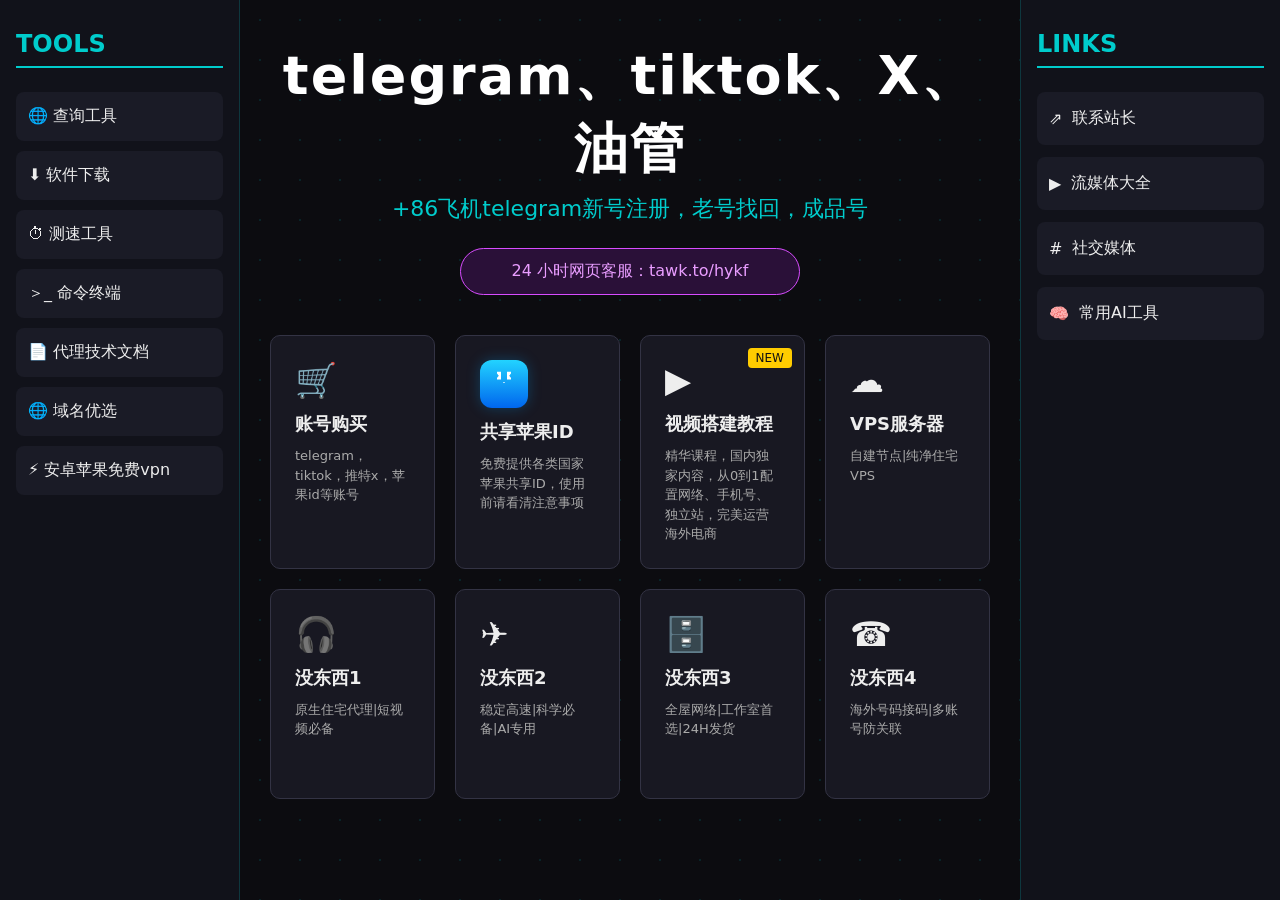
<file: index.html>
<!DOCTYPE html>
<html lang="zh-CN">
<head>
  <meta charset="UTF-8">
  <meta name="viewport" content="width=device-width, initial-scale=1.0">
<title>黑彧控制台</title>
<style>
    *{margin:0;padding:0;box-sizing:border-box;font-family:system-ui, -apple-system, "Microsoft YaHei", sans-serif;color:#eee;text-decoration:none;list-style:none;}
    body{background:#0c0c10;min-height:100vh;display:flex;flex-direction:row;background-image: radial-gradient(#00cccc20 1px,transparent 1px);background-size:40px 40px;}
    /* 左侧工具栏 */
    .sidebar-left{width:240px;background:#11121a;border-right:1px solid #00cccc33;padding:30px 16px;}
    .sidebar-left h2{color:#00cccc;font-size:24px;margin-bottom:24px;border-bottom:2px solid #00cccc;padding-bottom:8px;}
    .menu{display:flex;align-items:center;gap:10px;padding:14px 12px;background:#1a1b26;border-radius:8px;margin-bottom:10px;transition:0.2s;cursor:pointer;}
    .menu:hover{background:#27293d;box-shadow:0 0 8px #00cccc30;}
.menu.active{background:#1a1b26;border:none;}
    /* 中间主内容 */
    .main{flex:1;padding:40px 30px;}
    .header{text-align:center;position:relative;margin-bottom:40px;}
    .header h1{font-size:54px;color:#fff;letter-spacing:2px;}
    .header .sub{font-size:22px;color:#00cccc;margin:8px 0 24px;}
    .player{max-width:340px;margin:0 auto;padding:12px 20px;background:#2a1038;border:1px solid #d84cff;border-radius:999px;text-align:center;color:#e99dff;}
    /* 卡片网格 */
    .cards{display:grid;grid-template-columns:repeat(4,1fr);gap:20px;}
    .card{background:#181822;border:1px solid #333344;border-radius:10px;padding:24px;position:relative;min-height:210px;transition:all 0.3s ease;cursor:pointer;}
    .card:hover{border-color:#00cccc80;box-shadow:0 0 18px #00cccc35;transform:translateY(-4px);}
    .card.hot{border-color:#ffcc00;background:#221f12;box-shadow:0 0 14px #ffcc0022;}
    .tag{position:absolute;top:12px;right:12px;padding:3px 8px;border-radius:4px;font-size:12px;}
    .tag.new{background:#ffcc00;color:#111;}
    .tag.hot{background:#d62868;}
    .card .icon{font-size:34px;margin-bottom:12px;}
    .card h3{margin-bottom:10px;font-size:18px;}
    .card p{color:#aaa;font-size:13px;line-height:1.5;}
    a.card-wrap{display:block;color:inherit;text-decoration:none;}
    /* 共享苹果ID图标 */
    .apple-id-icon{
      width:48px;
      height:48px;
      border-radius:12px;
      background:linear-gradient(180deg,#22d3ff 0%,#0066ee 100%);
      display:flex;
      align-items:center;
      justify-content:center;
      margin-bottom:12px;
      box-shadow:0 0 14px #00aaff44;
    }
    .apple-id-icon::before{
      content:"";
      width:26px;
      height:32px;
      background:
        linear-gradient(#fff,#fff) left 6px top 0/4px 22px no-repeat,
        linear-gradient(#fff,#fff) right 6px top 0/4px 22px no-repeat,
        linear-gradient(#fff,#fff) 50% 14px/16px 4px no-repeat,
        linear-gradient(#fff,#fff) 50% 24px/16px 4px no-repeat;
      clip-path:polygon(
        50% 0,
        62% 12%,
        82% 12%,
        70% 24%,
        82% 36%,
        62% 36%,
        50% 48%,
        38% 36%,
        18% 36%,
        30% 24%,
        18% 12%,
        38% 12%
      );
    }
    /* 右侧链接栏 */
    .sidebar-right{width:260px;background:#11121a;border-left:1px solid #00cccc33;padding:30px 16px;}
    .sidebar-right h2{color:#00cccc;font-size:24px;margin-bottom:24px;border-bottom:2px solid #00cccc;padding-bottom:8px;}
    .link-item{display:flex;align-items:center;gap:10px;padding:16px 12px;background:#1a1b26;border-radius:8px;margin-bottom:12px;transition:0.25s;cursor:pointer;}
    .link-item:hover{background:#27293d;box-shadow:0 0 8px #00cccc30;}
/* 弹窗通用 */
.modal{display:none;position:fixed;top:0;left:0;right:0;bottom:0;background:rgba(0,0,0,0.7);z-index:9999;}
.modal-box{position:absolute;top:50%;left:50%;transform:translate(-50%,-50%);width:700px;max-width:92vw;max-height:85vh;overflow-y:auto;background:#11121a;border:2px solid #00cccc;border-radius:12px;padding:30px 24px;}
/* 关闭按钮统一样式 */
.modal-close{position:absolute;top:16px;right:20px;font-size:24px;color:#ccc;cursor:pointer;transition:0.2s;z-index:2;}
.modal-close:hover{color:#ff4444;transform:scale(1.1);}
.modal-title{font-size:26px;color:#fff;margin-bottom:20px;display:flex;align-items:center;gap:10px;}
/* 静态IP 缩小一倍 3行2列 */
.ip-grid{display:grid;grid-template-columns:1fr 1fr;grid-template-rows:repeat(3,auto);gap:12px;}
.ip-item{border-radius:8px;padding:12px 14px;}
.ip-item a{display:flex;align-items:flex-start;gap:10px;width:100%;}
.ip-item span{font-size:22px;margin-top:2px;}
.ip-item .text h4{font-size:15px;margin-bottom:4px;display:flex;align-items:center;gap:6px;}
.ip-item .text p{font-size:12px;color:#ccc;line-height:1.4;}
.tag-box{display:inline-block;padding:2px 5px;border-radius:3px;font-size:10px;}
/* 边框配色不变 */
.item1{border:2px solid #e6bc00;background:#1e1a0c;}
.item1 h4{color:#ffdd33;}
.item1 .tag-box{background:#ffcc22;color:#111;}
.item2{border:2px solid #4488cc;background:#0f1826;}
.item2 h4{color:#99ccff;}
.item2 .tag-box{background:#3377bb;color:#fff;}
.item3{border:2px solid #dd5522;background:#26150c;}
.item3 h4{color:#ff8844;}
.item3 .tag-box{background:#dd5522;color:#fff;}
.item4{border:2px solid #22aaaa;background:#0c2222;}
.item4 h4{color:#44dddd;}
.item4 .tag-box{background:#22aaaa;color:#000;}
.item5{border:2px solid #22bb55;background:#0c2215;}
.item5 h4{color:#55ee77;}
.item5 .tag-box{background:#22bb55;color:#000;}
.item6{border:2px solid #2288dd;background:#0c1a26;}
.item6 h4{color:#55bbff;}
.item6 .tag-box{background:#2288dd;color:#000;}
/* 其余弹窗4格样式不变 */
.air-grid{display:grid;grid-template-columns:1fr 1fr;gap:20px;margin-bottom:10px;}
/* 统一卡片布局：图标居左、文字居右，全部统一排版 */
.air-item{background:#1a1b26;padding:24px;border-radius:10px;display:flex;align-items:center;gap:16px;cursor:pointer;}
.air-item:hover{background:#27293d;box-shadow:0 0 8px #00cccc30;}
.air-item span{font-size:36px;flex-shrink:0;}
.air-item .text h4{font-size:20px;color:#fff;margin-bottom:6px;}
.air-item .text p{font-size:14px;color:#aaa;line-height:1.4;white-space:pre-line;}
.modal-item{background:#1a1b26;padding:18px 20px;border-radius:10px;margin-bottom:12px;display:flex;align-items:center;gap:15px;}
.modal-item a{display:flex;align-items:center;gap:15px;width:100%;}
.modal-item:hover{background:#27293d;box-shadow:0 0 8px #00cccc30;}
.modal-item span{font-size:24px;}
.modal-item .text h4{font-size:17px;color:#fff;margin-bottom:4px;}
.modal-item .text p{color:#aaa;font-size:13px;line-height:1.5;}
/* 教程文本样式 */
.tip-text{
  background:#1a1b26;
  padding:16px 20px;
  border-radius:10px;
  margin-top:12px;
  line-height:1.8;
  font-size:14px;
  color:#eee;
  white-space:pre-line;
}
/* ========== 终端弹窗内部样式（新增，嵌入到m4弹窗） ========== */
:root {
  --bg-primary: #0a0e1a;
  --bg-card: #111827;
  --bg-code: #0d1117;
  --border-color: #1f2937;
  --accent-cyan: #22d3ee;
  --accent-purple: #a855f7;
  --accent-green: #22c55e;
  --accent-orange: #f59e0b;
  --accent-pink: #ec4899;
  --accent-blue: #3b82f6;
  --text-primary: #e2e8f0;
  --text-secondary: #94a3b8;
  --text-muted: #64748b;
}
.terminal-container {
  width:100%;
}
.terminal-header {
  text-align: center;
  margin-bottom: 20px;
}
.terminal-title {
  font-size: 1.5rem;
  font-weight: 700;
  background: linear-gradient(135deg, var(--accent-cyan), var(--accent-purple));
  -webkit-background-clip: text;
  -webkit-text-fill-color: transparent;
  background-clip: text;
  display: inline-flex;
  align-items: center;
  gap: 8px;
}
.terminal-title::before {
  content: '▶';
  color: var(--accent-cyan);
  font-size: 1.2rem;
  -webkit-text-fill-color: var(--accent-cyan);
}
.terminal-subtitle {
  color: var(--text-secondary);
  font-size: 0.9rem;
  margin-top: 8px;
}
.scripts-list {
  display: flex;
  flex-direction: column;
  gap: 16px;
}
.script-card {
  background: var(--bg-card);
  border: 1px solid var(--border-color);
  border-radius: 12px;
  overflow: hidden;
  transition: border-color 0.3s ease, box-shadow 0.3s ease;
}
.script-card:hover {
  border-color: var(--accent-cyan);
  box-shadow: 0 0 20px rgba(34, 211, 238, 0.08);
}
.script-card-header {
  display: flex;
  align-items: center;
  justify-content: space-between;
  padding: 16px 20px;
  border-bottom: 1px solid var(--border-color);
}
.script-name-row {
  display: flex;
  align-items: center;
  gap: 10px;
}
.script-badge {
  width: 36px;
  height: 36px;
  border-radius: 8px;
  display: flex;
  align-items: center;
  justify-content: center;
  font-size: 1.1rem;
  font-weight: 700;
  flex-shrink: 0;
}
.badge-tms { background: rgba(34, 211, 238, 0.15); color: var(--accent-cyan); }
.badge-sui { background: rgba(168, 85, 247, 0.15); color: var(--accent-purple); }
.badge-3xui { background: rgba(245, 158, 11, 0.15); color: var(--accent-orange); }
.badge-singbox { background: rgba(34, 197, 94, 0.15); color: var(--accent-green); }
.badge-aurora { background: rgba(236, 72, 153, 0.15); color: var(--accent-pink); }
.script-name {
  font-size: 1.05rem;
  font-weight: 600;
  color: var(--text-primary);
}
.script-desc {
  font-size: 0.8rem;
  color: var(--text-secondary);
  margin-top: 2px;
}
.script-tag {
  font-size: 0.7rem;
  color: var(--text-muted);
  font-family: 'SF Mono', 'Fira Code', monospace;
  letter-spacing: 0.5px;
}
.code-block-wrapper {
  position: relative;
  background: var(--bg-code);
  padding: 14px 16px;
}
.code-block-wrapper.has-label {
  padding-top: 36px;
}
.code-label {
  position: absolute;
  top: 8px;
  left: 16px;
  font-size: 0.75rem;
  color: var(--accent-orange);
  font-weight: 500;
}
.code-label.warning {
  color: var(--accent-orange);
}
.code-text {
  font-family: 'SF Mono', 'Fira Code', 'Cascadia Code', Consolas, monospace;
  font-size: 0.85rem;
  color: #c9d1d9;
  word-break: break-all;
  line-height: 1.5;
  padding-right: 40px;
}
.copy-btn {
  position: absolute;
  top: 50%;
  right: 12px;
  transform: translateY(-50%);
  background: rgba(255, 255, 255, 0.08);
  border: 1px solid var(--border-color);
  border-radius: 6px;
  color: var(--text-secondary);
  width: 32px;
  height: 32px;
  display: flex;
  align-items: center;
  justify-content: center;
  cursor: pointer;
  transition: all 0.25s ease;
  font-size: 0.85rem;
}
.copy-btn:hover {
  background: rgba(34, 211, 238, 0.15);
  border-color: var(--accent-cyan);
  color: var(--accent-cyan);
}
.copy-btn.copied {
  background: rgba(34, 197, 94, 0.15);
  border-color: var(--accent-green);
  color: var(--accent-green);
}
.copy-btn svg {
  width: 16px;
  height: 16px;
}
.footer-note {
  text-align: center;
  margin-top: 20px;
  padding: 16px 20px;
  background: rgba(34, 211, 238, 0.05);
  border: 1px solid rgba(34, 211, 238, 0.15);
  border-radius: 10px;
  font-size: 0.85rem;
  color: var(--text-secondary);
}
.footer-note strong {
  color: var(--accent-cyan);
}
.multi-command {
  display: flex;
  flex-direction: column;
  gap: 8px;
}
/* ========== 移动端响应式新增 ========== */
.hamburger{display:none;font-size:28px;padding:12px 16px;background:#11121a;color:#00cccc;cursor:pointer;position:sticky;top:0;z-index:100;}
@media(max-width:1024px){
    body{flex-direction:column;}
    .hamburger{display:block;}
    .sidebar-left{width:100%;border-right:none;border-bottom:1px solid #00cccc33;padding:16px;display:none;}
    .sidebar-left.open{display:block;}
    .sidebar-left h2{margin-bottom:12px;font-size:20px;}
    .sidebar-right{width:100%;border-left:none;border-top:1px solid #00cccc33;padding:16px;margin-top:20px;}
    .sidebar-right h2{margin-bottom:12px;font-size:20px;}
    .main{padding:20px 16px;}
    .header h1{font-size:28px;}
    .header .sub{font-size:16px;}
    .cards{grid-template-columns:repeat(2,1fr);gap:14px;}
    .card{padding:16px;min-height:160px;}
    .card .icon{font-size:28px;}
    .apple-id-icon{width:40px;height:40px;border-radius:10px;}
    .air-grid{grid-template-columns:1fr;gap:14px;}
    .ip-grid{grid-template-columns:1fr;}
    .modal-title{font-size:20px;}
    .air-item{padding:16px;}
}
@media(max-width:480px){
    .cards{grid-template-columns:1fr;}
}
</style>
</head>
<body>
<!-- 移动端汉堡按钮 -->
<div class="hamburger" onclick="toggleSidebar()">☰ TOOLS菜单(点击展开)</div>
<!-- 左侧菜单 -->
<div class="sidebar-left" id="leftMenu">
  <h2>TOOLS</h2>
  <div class="menu" onclick="openModal(1)">🌐 查询工具</div>
  <div class="menu" onclick="openModal(2)">⬇ 软件下载</div>
  <div class="menu" onclick="openModal(3)">⏱ 测速工具</div>
  <div class="menu" onclick="openModal(4)">＞_ 命令终端</div>
  <div class="menu" onclick="openModal(5)">📄 代理技术文档</div>
  <div class="menu" onclick="openModal(6)">🌐 域名优选</div>
  <div class="menu active" onclick="openModal(7)">⚡ 安卓苹果免费vpn</div>
</div>
<!--中间卡片：8个卡片顺序已调整，原第8个移动到第2位，其余依次后移-->
<div class="main">
  <div class="header">
    <h1>telegram、tiktok、X、油管</h1>
    <div class="sub">+86飞机telegram新号注册，老号找回，成品号</div>
    <div class="player">
        <a href="https://tawk.to/hykf" target="_blank" style="color:#e99dff;text-decoration:none;">24 小时网页客服：tawk.to/hykf</a>
    </div>
  </div>
  <div class="cards">
    <!--1账号购买 直接跳转tg.hy88.de-->
    <div class="card" onclick="window.open('https://hy88.de','_blank')"><div class="icon">🛒</div><h3>账号购买</h3><p>telegram，tiktok，推特x，苹果id等账号</p></div>
    <!--2 共享苹果ID，直接跳转 id.qianyuwing.com，图标改为蓝白 App Store 风格 -->
    <div class="card" onclick="window.open('https://id.qianyuwing.com','_blank')">
      <div class="apple-id-icon" aria-label="App Store"></div>
      <h3>共享苹果ID</h3>
      <p>免费提供各类国家苹果共享ID，使用前请看清注意事项</p>
    </div>
    <!--3 原位置2：视频搭建教程 已移除hot类，黄色边框消失-->
    <div class="card" onclick="openModal(18)"><div class="tag new">NEW</div><div class="icon">▶</div><h3>视频搭建教程</h3><p>精华课程，国内独家内容，从0到1配置网络、手机号、独立站，完美运营海外电商</p></div>
    <!--4 原位置3：VPS服务器-->
    <div class="card" onclick="openModal(15)"><div class="icon">☁</div><h3>VPS服务器</h3><p>自建节点|纯净住宅VPS</p></div>
    <!--5 原位置4：没东西1 耳机图标-->
    <div class="card" onclick="openModal(13)"><div class="icon">🎧</div><h3>没东西1</h3><p>原生住宅代理|短视频必备</p></div>
    <!--6 原位置5：没东西2-->
    <div class="card" onclick="openModal(12)"><div class="icon">✈</div><h3>没东西2</h3><p>稳定高速|科学必备|AI专用</p></div>
    <!--7 原位置6：没东西3-->
    <div class="card" onclick="openModal(14)"><div class="icon">🗄️</div><h3>没东西3</h3><p>全屋网络|工作室首选|24H发货</p></div>
    <!--8 原位置7：没东西4-->
    <div class="card" onclick="openModal(16)"><div class="icon">☎</div><h3>没东西4</h3><p>海外号码接码|多账号防关联</p></div>
  </div>
</div>
<!--右侧-->
<div class="sidebar-right">
  <h2>LINKS</h2>
  <div class="link-item" onclick="openModal(8)"><span>⇗</span><span>联系站长</span></div>
  <div class="link-item"><span>▶</span><span>流媒体大全</span></div>
  <div class="link-item"><span>#</span><span>社交媒体</span></div>
  <div class="link-item"><span>🧠</span><span>常用AI工具</span></div>
</div>
<!-- 所有弹窗 统一关闭按钮 -->
<div class="modal" id="m1"><div class="modal-box"><div class="modal-close" onclick="closeAll()">×</div><div class="modal-title">查询工具</div>
  <div class="modal-item"><a href="ipip.la" target="_blank"><span>📍</span><div class="text"><h4>IP 归属地</h4><p>查询当前 IP 地理位置</p></div></a></div>
  <div class="modal-item"><a href="https://ipleak.net/" target="_blank"><span>🌍</span><div class="text"><h4>IP 质量检测</h4><p>检测是否为代理IP</p></div></a></div>
</div></div>
<div class="modal" id="m2"><div class="modal-box"><div class="modal-close" onclick="closeAll()">×</div><div class="modal-title">软件下载</div>
  <div class="modal-item"><a href="https://www.hostbuf.com/" target="_blank"><span>💻</span><div class="text"><h4>Finalshell SSH工具</h4><p>SSH连接与服务器连接</p></div></a></div>
  <div class="modal-item"><a href="https://karing.app" target="_blank"><span>🔗</span><div class="text"><h4>代理软件下载</h4><p>karing-安卓，iOS，Windows</p></div></a></div>
  <div class="modal-item"><a href="https://pan.xunlei.com/s/VOuNMW9IRkl21JldrNxM0bqFA1?pwd=7qxt#" target="_blank"><span>📱</span><div class="text"><h4>安卓app下载</h4><p>TG,TK,X,INS等</p></div></a></div>
</div></div>
<div class="modal" id="m3"><div class="modal-box"><div class="modal-close" onclick="closeAll()">×</div><div class="modal-title">测速工具</div>
  <div class="modal-item"><a href="#" target="_blank"><span>📶</span><div class="text"><h4>延迟测速</h4><p>测试节点延迟与丢包</p></div></a></div>
  <div class="modal-item"><a href="#" target="_blank"><span>⚡</span><div class="text"><h4>网速测试</h4><p>上传下载速度检测</p></div></a></div>
</div></div>
<!-- ========== 【重点】m4弹窗，替换成你的终端代码，不再跳转页面 ========== -->
<div class="modal" id="m4">
  <div class="modal-box">
    <div class="modal-close" onclick="closeAll()">×</div>
    <div class="terminal-container">
      <div class="terminal-header">
        <h2 class="terminal-title">命令终端 · 搭建脚本</h2>
        <p class="terminal-subtitle">选择脚本一键复制，在 SSH 终端中粘贴即可执行</p>
      </div>
      <div class="scripts-list">
        <!-- 一键搭建节点 -->
        <div class="script-card">
          <div class="script-card-header">
            <div class="script-name-row">
              <div class="script-badge badge-tms">T</div>
              <div>
                <div class="script-name">一键搭建节点</div>
                <div class="script-desc">一键搭建，ssh里输入完命令，选择两次方案1，等待搭建完成即可</div>
              </div>
            </div>
            <div class="script-tag">Traffic · Panel</div>
          </div>
          <div class="code-block-wrapper">
            <div class="code-text" id="code-1">bash <(curl -fsSL https://www.geto.im/oneclick/install.sh)</div>
            <button class="copy-btn" onclick="copyCode('code-1', this)" title="一键复制">
              <svg viewBox="0 0 24 24" fill="none" stroke="currentColor" stroke-width="2" stroke-linecap="round" stroke-linejoin="round"><rect x="9" y="9" width="13" height="13" rx="2" ry="2"></rect><path d="M5 15H4a2 2 0 0 1-2-2V4a2 2 0 0 1 2-2h9a2 2 0 0 1 2 2v1"></path></svg>
            </button>
          </div>
        </div>
        <!-- S-UI 面板 -->
        <div class="script-card">
          <div class="script-card-header">
            <div class="script-name-row">
              <div class="script-badge badge-sui">S</div>
              <div>
                <div class="script-name">S-UI 面板</div>
                <div class="script-desc">Sing-box 可视化管理面板，支持多协议节点</div>
              </div>
            </div>
            <div class="script-tag">Sing-box · Panel</div>
          </div>
          <div class="code-block-wrapper">
            <div class="code-text" id="code-2">SUI_AUTO=1 bash &lt;(curl -Ls https://raw.githubusercontent.com/Teminuosi/s-ui/main/install.sh)</div>
            <button class="copy-btn" onclick="copyCode('code-2', this)" title="一键复制">
              <svg viewBox="0 0 24 24" fill="none" stroke="currentColor" stroke-width="2" stroke-linecap="round" stroke-linejoin="round"><rect x="9" y="9" width="13" height="13" rx="2" ry="2"></rect><path d="M5 15H4a2 2 0 0 1-2-2V4a2 2 0 0 1 2-2h9a2 2 0 0 1 2 2v1"></path></svg>
            </button>
          </div>
        </div>
        <!-- 3X-UI 面板 -->
        <div class="script-card">
          <div class="script-card-header">
            <div class="script-name-row">
              <div class="script-badge badge-3xui">3X</div>
              <div>
                <div class="script-name">3X-UI 面板</div>
                <div class="script-desc">Xray 可视化管理面板，支持多种协议</div>
              </div>
            </div>
            <div class="script-tag">Xray · Panel</div>
          </div>
          <div class="multi-command">
            <div class="code-block-wrapper has-label">
              <div class="code-label warning">方式一：带域名（自动申请SSL证书）⚠ panel.example.com 替换为你自己的域名</div>
              <div class="code-text" id="code-3">XUI_DOMAIN=panel.example.com bash <(curl -Ls https://raw.githubusercontent.com/Heiyukeji/3x-ui/main/install.sh)</div>
              <button class="copy-btn" onclick="copyCode('code-3', this)" title="一键复制">
                <svg viewBox="0 0 24 24" fill="none" stroke="currentColor" stroke-width="2" stroke-linecap="round" stroke-linejoin="round"><rect x="9" y="9" width="13" height="13" rx="2" ry="2"></rect><path d="M5 15H4a2 2 0 0 1-2-2V4a2 2 0 0 1 2-2h9a2 2 0 0 1 2 2v1"></path></svg>
              </button>
            </div>
            <div class="code-block-wrapper has-label">
              <div class="code-label">方式二：不带域名（随机端口，不申请证书）</div>
              <div class="code-text" id="code-4">XUI_AUTO=1 bash <(curl -Ls https://raw.githubusercontent.com/Heiyukeji/3x-ui/main/install.sh)
</div>
              <button class="copy-btn" onclick="copyCode('code-4', this)" title="一键复制">
                <svg viewBox="0 0 24 24" fill="none" stroke="currentColor" stroke-width="2" stroke-linecap="round" stroke-linejoin="round"><rect x="9" y="9" width="13" height="13" rx="2" ry="2"></rect><path d="M5 15H4a2 2 0 0 1-2-2V4a2 2 0 0 1 2-2h9a2 2 0 0 1 2 2v1"></path></svg>
              </button>
            </div>
          </div>
        </div>
        <!-- Sing-box -->
        <div class="script-card">
          <div class="script-card-header">
            <div class="script-name-row">
              <div class="script-badge badge-singbox">SB</div>
              <div>
                <div class="script-name">Sing-box</div>
                <div class="script-desc">新一代通用代理平台，支持多种入站/出站</div>
              </div>
            </div>
            <div class="script-tag">sing-box · Proxy</div>
          </div>
          <div class="code-block-wrapper">
            <div class="code-text" id="code-5">bash &lt;(wget -qO- https://raw.githubusercontent.com/fscarmen/sing-box/main/sing-box.sh)</div>
            <button class="copy-btn" onclick="copyCode('code-5', this)" title="一键复制">
              <svg viewBox="0 0 24 24" fill="none" stroke="currentColor" stroke-width="2" stroke-linecap="round" stroke-linejoin="round"><rect x="9" y="9" width="13" height="13" rx="2" ry="2"></rect><path d="M5 15H4a2 2 0 0 1-2-2V4a2 2 0 0 1 2-2h9a2 2 0 0 1 2 2v1"></path></svg>
            </button>
          </div>
        </div>
        <!-- 极光面板 -->
        <div class="script-card">
          <div class="script-card-header">
            <div class="script-name-row">
              <div class="script-badge badge-aurora">A</div>
              <div>
                <div class="script-name">极光面板</div>
                <div class="script-desc">Aurora Admin Panel，多节点可视化管理面板</div>
              </div>
            </div>
            <div class="script-tag">Aurora · Panel</div>
          </div>
          <div class="code-block-wrapper">
            <div class="code-text" id="code-6">bash &lt;(curl -fsSL https://raw.githubusercontent.com/Aurora-Admin-Panel/deploy/main/install.sh)</div>
            <button class="copy-btn" onclick="copyCode('code-6', this)" title="一键复制">
              <svg viewBox="0 0 24 24" fill="none" stroke="currentColor" stroke-width="2" stroke-linecap="round" stroke-linejoin="round"><rect x="9" y="9" width="13" height="13" rx="2" ry="2"></rect><path d="M5 15H4a2 2 0 0 1-2-2V4a2 2 0 0 1 2-2h9a2 2 0 0 1 2 2v1"></path></svg>
            </button>
          </div>
        </div>
      </div>
      <div class="footer-note">
        以上命令需在 <strong>Linux VPS</strong> 上以 <strong>root</strong> 身份执行，建议使用 SSH 工具连接后粘贴运行。
      </div>
    </div>
  </div>
</div>
<div class="modal" id="m5"><div class="modal-box"><div class="modal-close" onclick="closeAll()">×</div><div class="modal-title">代理技术文档</div>
  <div class="modal-item"><a href="#" target="_blank"><span>📘</span><div class="text"><h4>基础教程</h4><p>从零开始配置教程</p></div></a></div>
  <div class="modal-item"><a href="#" target="_blank"><span>📚</span><div class="text"><h4>高级配置</h4><p>路由规则与分流</p></div></a></div>
</div></div>
<div class="modal" id="m6"><div class="modal-box"><div class="modal-close" onclick="closeAll()">×</div><div class="modal-title">域名优选</div>
  <div class="modal-item"><a href="#" target="_blank"><span>🌐</span><div class="text"><h4>域名检测</h4><p>检测域名连通性</p></div></a></div>
  <div class="modal-item"><a href="#" target="_blank"><span>✅</span><div class="text"><h4>优选推荐</h4><p>稳定高速域名列表</p></div></a></div>
</div></div>
<div class="modal" id="m7"><div class="modal-box"><div class="modal-close" onclick="closeAll()">×</div><div class="modal-title">⚡ 免费网络</div>
<div class="air-grid">
  <div class="air-item"><span>📱</span><div class="text"><h4>安卓系统</h4><p>1：下载迅雷
2：打开搜索：黑彧wj251995
3：每个文件夹都有加速，长期更新</p></div></div>
  <div class="air-item"><span>🍎</span><div class="text"><h4>iOS系统</h4><p>需要海外ID下载，本站又免费ID链接
1：火种vpn
2：1.1.1.1
3：快喵
4：nthlink</p></div></div>
</div></div></div>
<div class="modal" id="m8"><div class="modal-box"><div class="modal-close" onclick="closeAll()">×</div><div class="modal-title">联系站长</div>
  <div class="modal-item"><span>✈️</span><div class="text"><h4>飞机客服</h4><p>heiyukefubot</p></div></div>
  <div class="modal-item"><span>💬</span><div class="text"><h4>QV客服</h4><p>928533857</p></div></div>
  <div class="modal-item"><span>🔗</span><div class="text"><h4>备用</h4><p>319070682</p></div></div>
</div></div>
<div class="modal" id="m12"><div class="modal-box"><div class="modal-close" onclick="closeAll()">×</div><div class="modal-title">✈ 专线机场</div>
<div class="air-grid">
  <div class="air-item"><a href="https://link1.com" target="_blank"><span style="color:#d72cff;">✈</span><div class="text"><h4>专线机场 SSR</h4><p>海外AI必备</p></div></a></div>
  <div class="air-item"><a href="https://link2.com" target="_blank"><span style="color:#369cff;">✈</span><div class="text"><h4>TAG机场</h4><p>老牌大厂节点</p></div></a></div>
  <div class="air-item"><a href="https://link3.com" target="_blank"><span style="color:#ff69bc;">☁</span><div class="text"><h4>糖果云备用</h4><p>稳定高速</p></div></a></div>
  <div class="air-item"><a href="https://link4.com" target="_blank"><span style="color:#00cccc;">⚡</span><div class="text"><h4>高端企业专线</h4><p>工作室专用</p></div></a></div>
</div></div></div>
<div class="modal" id="m13"><div class="modal-box"><div class="modal-close" onclick="closeAll()">×</div><div class="modal-title"><span style="color:#ff88ff;">🏠</span>静态住宅IP</div>
<div class="ip-grid">
  <div class="ip-item item1"><a href="https://www.xinquyun.com/aff/WNTYDILU" target="_blank"><span style="color:#ffdd33;">🔥</span><div class="text"><h4>米亚IP(新手短视频推荐)<span class="tag-box">扫码直连</span></h4><p>⚡无需中转，扫码即用</p></div></a></div>
  <div class="ip-item item2"><a href="https://链接2.com" target="_blank"><span style="color:#99ccff;">👑</span><div class="text"><h4>IPRoyal <span class="tag-box">质量最高</span></h4><p>🏆目前用过质量最高的静态IP | <span class="tag-box">需中转</span></p></div></a></div>
  <div class="ip-item item3"><a href="https://链接3.com" target="_blank"><span style="color:#ff8844;">🔥</span><div class="text"><h4>985 Proxy(便宜原生IP,矩阵号推荐)</h4><p>目前最便宜的IP | <span class="tag-box">需中转</span></p></div></a></div>
  <div class="ip-item item4"><a href="https://链接4.com" target="_blank"><span style="color:#44dddd;">🌐</span><div class="text"><h4>IPFly 高质量原生IP</h4><p>高质量住宅IP | <span class="tag-box">需中转</span></p></div></a></div>
  <div class="ip-item item5"><a href="https://链接5.com" target="_blank"><span style="color:#55ee77;">🚀</span><div class="text"><h4>ProxyLite <span class="tag-box">破万播放</span></h4><p>各国都有|美区新号首个视频破万播放|<span class="tag-box">需中转 建议VPS</span></p></div></a></div>
  <div class="ip-item item6"><a href="https://链接6.com" target="_blank"><span style="color:#55bbff;">💲</span><div class="text"><h4>Webshare $1/月</h4><p>💲超低价静态IP | 不支持国内支付，可找站长代付 | <span class="tag-box">需中转</span></p></div></a></div>
</div></div></div>
<div class="modal" id="m14"><div class="modal-box"><div class="modal-close" onclick="closeAll()">×</div><div class="modal-title">🗄️ 软路由现货</div>
<div class="air-grid">
  <div class="air-item"><a href="https://链接1.com" target="_blank"><span>mini</span><div class="text"><h4>迷你软路由</h4><p>家用小型</p></div></a></div>
  <div class="air-item"><a href="https://链接2.com" target="_blank"><span>⚡</span><div class="text"><h4>高性能软路由</h4><p>工作室专用</p></div></a></div>
  <div class="air-item"><a href="https://链接3.com" target="_blank"><span>📦</span><div class="text"><h4>成品发货</h4><p>即插即用</p></div></a></div>
  <div class="air-item"><a href="https://link4.com" target="_blank"><span>🛠️</span><div class="text"><h4>远程调试</h4><p>技术支持</p></div></a></div>
</div></div></div>
<div class="modal" id="m15">
  <div class="modal-box">
    <div class="modal-close" onclick="closeAll()">×</div>
    <div class="modal-title">☁ VPS服务器</div>
    <div class="air-grid">
      <div class="air-item">
        <a href="https://xiaotucloud.com/recommend/Bi2GBjDQVcNe" target="_blank">
          <span>☁</span>
          <div class="text">
            <h4>小兔云vps</h4>
            <p>最便宜的服务器，但是质量不高，她家服务器主要是做网站的，节点网络速度不好</p>
          </div>
        </a>
      </div>
      <div class="air-item">
        <a href="https://lisahost.com/aff.php?aff=11415" target="_blank">
          <span>☁</span>
          <div class="text">
            <h4>Lisa Host住宅vps</h4>
            <p>tk热门/国家多/双isp</p>
          </div>
        </a>
      </div>
      <div class="air-item">
        <a href="https://www.xinquyun.com/aff/WNTYDILU" target="_blank">
          <span>☁</span>
          <div class="text">
            <h4>新区云vps</h4>
            <p>站长自用，本站首页视频教程</p>
          </div>
        </a>
      </div>
      <div class="air-item">
        <a href="https://https://bwh81.net/aff.php?aff=84793" target="_blank">
          <span>☁</span>
          <div class="text">
            <h4>搬瓦工vps</h4>
            <p>主流全球知名的服务器商家，中转，节点，质量很高，价格比较贵，慎选</p>
          </div>
        </a>
      </div>
    </div>
  </div>
</div>
<div class="modal" id="m16"><div class="modal-box"><div class="modal-close" onclick="closeAll()">×</div><div class="modal-title">☎ 手机号 & 防关联</div>
<div class="air-grid">
  <div class="air-item"><a href="https://链接1.com" target="_blank"><span>🌍</span><div class="text"><h4>海外手机号</h4><p>接码注册</p></div></a></div>
  <div class="air-item"><a href="https://链接2.com" target="_blank"><span>🔐</span><div class="text"><h4>账号防关联</h4><p>多账号隔离</p></div></a></div>
  <div class="air-item"><a href="https://链接3.com" target="_blank"><span>📞</span><div class="text"><h4>永久手机号</h4><p>可长期使用</p></div></a></div>
  <div class="air-item"><a href="https://链接4.com" target="_blank"><span>🛡️</span><div class="text"><h4>指纹隔离</h4><p>环境安全</p></div></a></div>
</div></div></div>
<div class="modal" id="m17"><div class="modal-box"><div class="modal-close" onclick="closeAll()">×</div><div class="modal-title">⚙️ NBN视频创作母体</div>
<div class="air-grid">
  <div class="air-item"><a href="https://链接1.com" target="_blank"><span>🤖</span><div class="text"><h4>AI自动剪辑</h4><p>全自动二创</p></div></a></div>
  <div class="air-item"><a href="https://link2.com" target="_blank"><span>📽️</span><div class="text"><h4>视频切片</h4><p>批量生成</p></div></a></div>
  <div class="air-item"><a href="https://链接3.com" target="_blank"><span>🚀</span><div class="text"><h4>流水线发布</h4><p>多平台同步</p></div></a></div>
  <div class="air-item"><a href="https://link4.com" target="_blank"><span>📚</span><div class="text"><h4>教程 + 工具</h4><p>全套打包</p></div></a></div>
</div></div></div>
<div class="modal" id="m18">
   <div class="modal-box">
     <div class="modal-close" onclick="closeAll()">×</div>
     <div class="modal-title">▶ 视频搭建教程</div>
     <div class="air-grid">
       <!--1 方法一：一键搭建（不稳定，不安全） -->
       <div class="air-item">
         <a href="https://hy.hy88.de/docs/video1.html" target="_blank">
           <span>🎬</span>
           <div class="text">
             <h4>方法一：一键搭建（基础款）</h4>
             <p>个人独享网络节点。优点：一键搭建视频教程，无需面板配置，搭建即用，多协议选择，可共存。缺点：低配版，正常使用问题不大</p>
           </div>
         </a>
       </div>
       <!--2 方法二：3XUI面板搭建+中转教程（稳定，安全） -->
       <div class="air-item">
         <a href="https://hy.hy88.de/docs/video2.html" target="_blank">
           <span>🎬</span>
           <div class="text">
             <h4>方法二：魔改版3XUI面板搭建+中转教程（稳定，安全）</h4>
             <p>个人独享网络节点搭建教程。注意：后面的中转教程是给需要直播的人住宅ip的，对网速要求高的，普通人不需要看</p>
           </div>
         </a>
       </div>
       <!--3 电脑搭建ssh工具 -->
       <div class="air-item">
         <a href="https://www.hostbuf.com/" target="_blank">
           <span>💻</span>
           <div class="text">
             <h4>电脑搭建ssh工具</h4>
             <p>软件版本ssh，下载可用，和视频教程里同款工具</p>
           </div>
         </a>
       </div>
       <!--4 手机搭建ssh工具 -->
       <div class="air-item">
         <a href="https://jp.webssh.me/" target="_blank">
           <span>📱</span>
           <div class="text">
             <h4>手机搭建工具</h4>
             <p>手机不方便下载ssh工具，用这个网页版就好</p>
           </div>
         </a>
       </div>
       <!--5 命令终端，点击打开m4弹窗，和首页命令终端内容一致 -->
       <div class="air-item" onclick="openModal(4)">
         <span>＞_</span>
         <div class="text">
           <h4>命令终端</h4>
           <p>一键搭建命令和3xui面板等</p>
         </div>
       </div>
     </div>
   </div>
 </div>
<script>
function openModal(n){closeAll();document.getElementById('m'+n).style.display='block';}
function closeAll(){document.querySelectorAll('.modal').forEach(m=>m.style.display='none');}
//移动端汉堡菜单
function toggleSidebar(){
  const menu = document.getElementById('leftMenu');
  menu.classList.toggle('open');
}
//复制代码函数（新增，用于终端弹窗复制按钮）
function copyCode(id, btn) {
  var el = document.getElementById(id);
  var text = el.innerText;
  var textarea = document.createElement('textarea');
  textarea.value = text;
  textarea.style.position = 'fixed';
  textarea.style.opacity = '0';
  document.body.appendChild(textarea);
  textarea.select();
  try {
    document.execCommand('copy');
    btn.classList.add('copied');
    var originalHTML = btn.innerHTML;
    btn.innerHTML = '<svg viewBox="0 0 24 24" fill="none" stroke="currentColor" stroke-width="2.5" stroke-linecap="round" stroke-linejoin="round"><polyline points="20 6 9 17 4 12"></polyline></svg>';
    setTimeout(function() {
      btn.classList.remove('copied');
      btn.innerHTML = originalHTML;
    }, 2000);
  } catch(e) {
    alert('复制失败，请手动选择文本复制');
  }
  document.body.removeChild(textarea);
}
</script>
<!--Start of Tawk.to Script-->
<script type="text/javascript">
var Tawk_API=Tawk_API||{}, Tawk_LoadStart=new Date();
(function(){
var s1=document.createElement("script"),s0=document.getElementsByTagName("script")[0];
s1.async=true;
s1.src='https://embed.tawk.to/6a5249f1a6558f1d451feca7/1jt8on1pj';
s1.charset='UTF-8';
s1.setAttribute('crossorigin','*');
s0.parentNode.insertBefore(s1,s0);
})();
</script>
<!--End of Tawk.to Script-->
</body>
</html>
</file>
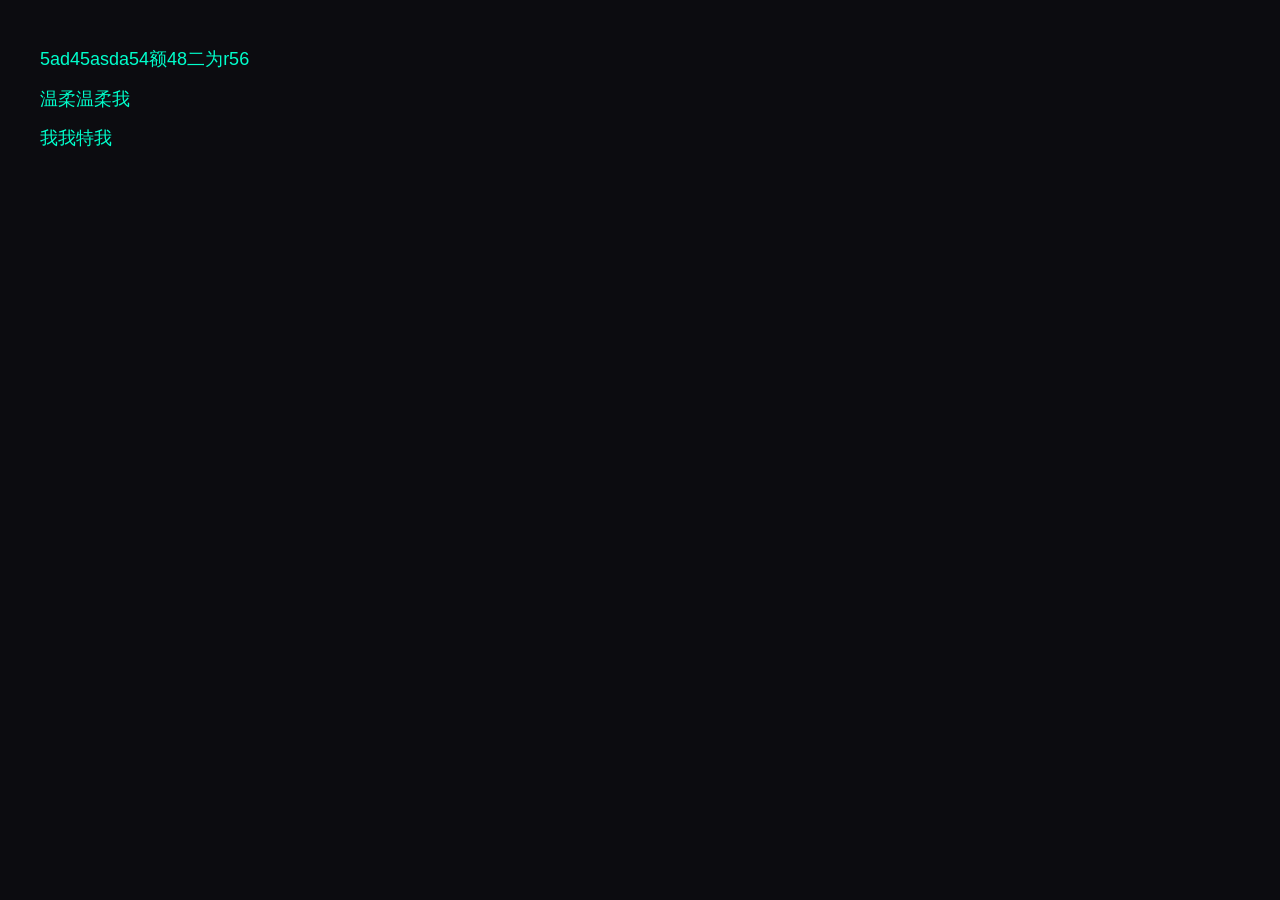
<file: docs/mlzd1.html>
<!DOCTYPE html>
<html lang="zh-CN">
<head>
<meta charset="UTF-8">
<title>在线终端</title>
<style>
    *{margin:0;padding:0;box-sizing:border-box;font-family:Microsoft YaHei,sans-serif;}
    body{background:#0c0c10;color:#00ffcc;padding:40px;font-size:18px;line-height:2.2;}
</style>
</head>
<body>
5ad45asda54额48二为r56<br>
温柔温柔我<br>
我我特我
</body>
</html>
</file>
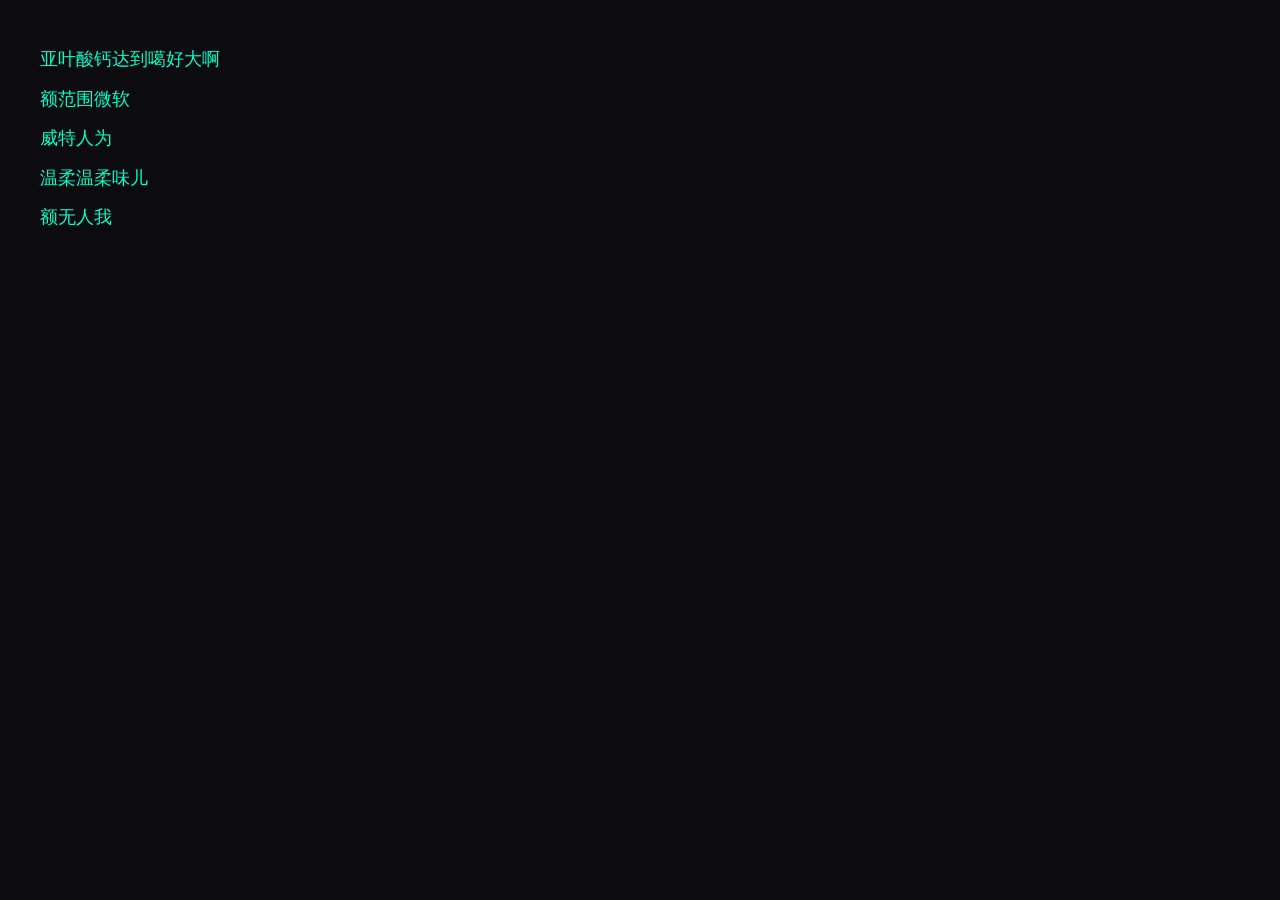
<file: docs/mlzd2.html>
<!DOCTYPE html>
<html lang="zh-CN">
<head>
<meta charset="UTF-8">
<title>常用命令</title>
<style>
    *{margin:0;padding:0;box-sizing:border-box;font-family:Microsoft YaHei,sans-serif;}
    body{background:#0c0c10;color:#00ffcc;padding:40px;font-size:18px;line-height:2.2;}
</style>
</head>
<body>
亚叶酸钙达到噶好大啊<br>
额范围微软<br>
威特人为<br>
温柔温柔味儿<br>
额无人我
</body>
</html>
</file>
